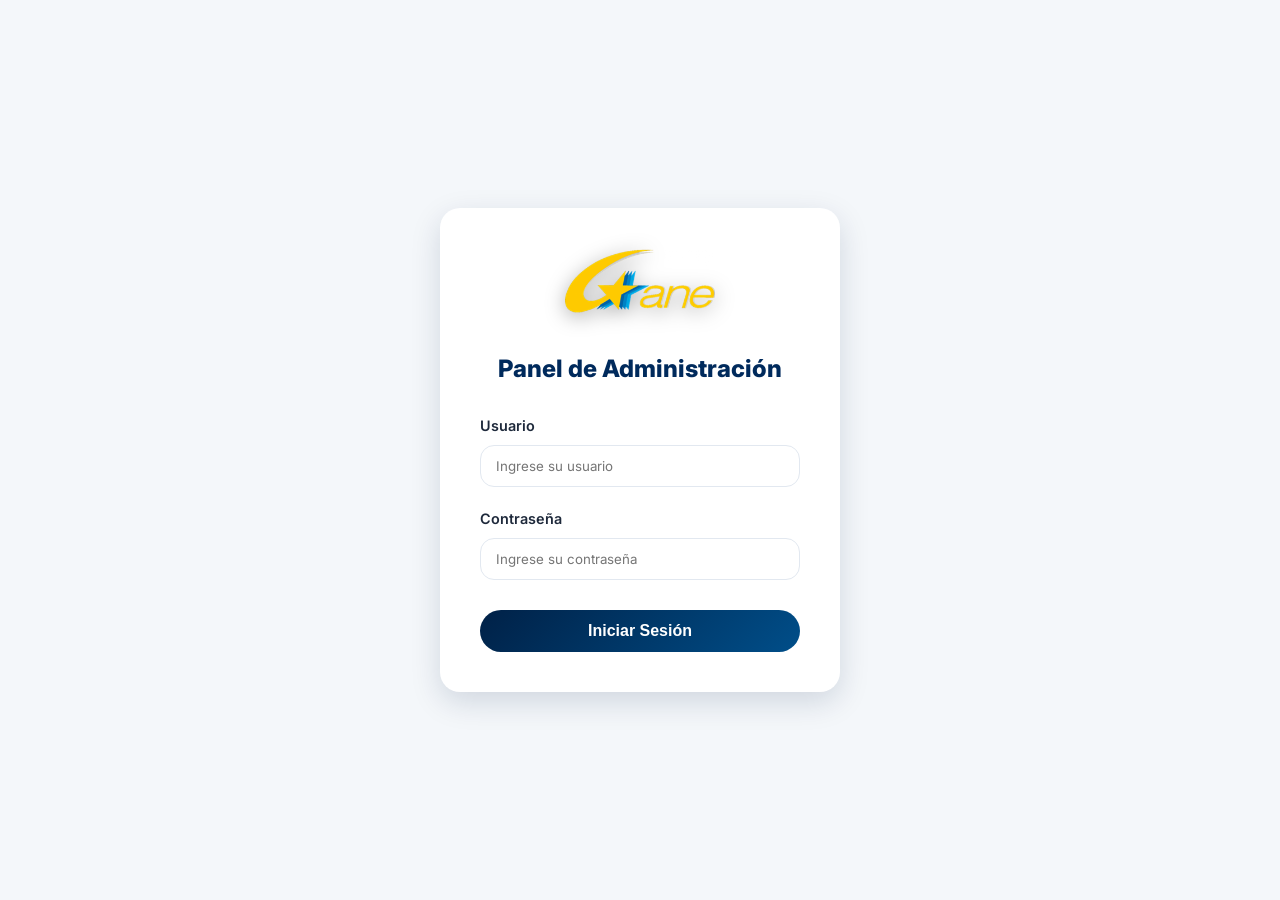
<file: login.html>
<!DOCTYPE html>
<html lang="es">
<head>
    <meta charset="UTF-8">
    <meta name="viewport" content="width=device-width, initial-scale=1.0">
    <title>Login - Dashboard Sorteos</title>
    <link rel="icon" type="image/x-icon" href="assets/favicon.ico">
    <link rel="stylesheet" href="acertemos_premium_ui/resources/styles.css">
    <link href="https://fonts.googleapis.com/css2?family=Inter:wght@400;500;600;700;800&display=swap" rel="stylesheet">
    <style>
        body {
            background-color: var(--bg-main);
            display: flex;
            align-items: center;
            justify-content: center;
            height: 100vh;
            margin: 0;
        }
        .login-container {
            background: white;
            padding: 40px;
            border-radius: var(--radius-lg);
            box-shadow: var(--shadow-lg);
            width: 100%;
            max-width: 400px;
            text-align: center;
        }
        .brand-logo {
            max-width: 150px;
            margin-bottom: 30px;
        }
        h2 {
            color: var(--primary-color);
            margin-bottom: 25px;
            font-weight: 800;
        }
        .form-group {
            margin-bottom: 20px;
            text-align: left;
        }
        .form-group label {
            display: block;
            margin-bottom: 8px;
            font-weight: 600;
            font-size: 0.9rem;
            color: var(--text-primary);
        }
        .form-group input {
            width: 100%;
            padding: 12px 15px;
            border-radius: var(--radius-md);
            border: 1px solid var(--border-color);
            outline: none;
            font-family: inherit;
            box-sizing: border-box;
            transition: border-color 0.2s;
        }
        .form-group input:focus {
            border-color: var(--acertemos-blue);
        }
        .btn-premium {
            background: var(--primary-gradient);
            color: white;
            padding: 12px 20px;
            border-radius: var(--radius-full);
            border: none;
            font-weight: 700;
            cursor: pointer;
            transition: all 0.3s;
            width: 100%;
            font-size: 1rem;
            margin-top: 10px;
        }
        .btn-premium:hover {
            transform: translateY(-2px);
            box-shadow: var(--shadow-md);
        }
        .error-message {
            color: #ef4444;
            font-size: 0.85rem;
            margin-top: 15px;
            display: none;
            font-weight: 600;
        }
    </style>
</head>
<body>

    <div class="login-container">
        <img src="assets/gane.png" alt="Gane" class="brand-logo">
        <h2>Panel de Administración</h2>
        
        <form id="loginForm">
            <div class="form-group">
                <label>Usuario</label>
                <input type="text" id="username" placeholder="Ingrese su usuario" required>
            </div>
            <div class="form-group">
                <label>Contraseña</label>
                <input type="password" id="password" placeholder="Ingrese su contraseña" required>
            </div>
            <button type="submit" class="btn-premium">Iniciar Sesión</button>
            <div class="error-message" id="errorMsg">Usuario o contraseña incorrectos.</div>
        </form>
    </div>

    <script>
        // Check if already logged in
        if(localStorage.getItem('auth_token_acertemos') === 'valid_admin_token_acertemos') {
            window.location.href = 'dashboard.html';
        }

        document.getElementById('loginForm').addEventListener('submit', async (e) => {
            e.preventDefault();
            const user = document.getElementById('username').value;
            const pass = document.getElementById('password').value;
            const errorMsg = document.getElementById('errorMsg');
            
            errorMsg.style.display = 'none';

            try {
                // Determine API root
                const basePath = window.location.pathname.substring(0, window.location.pathname.lastIndexOf('/') + 1);
                const API_URL = basePath;
                
                const response = await fetch(API_URL + 'api/login', {
                    method: 'POST',
                    headers: { 'Content-Type': 'application/json' },
                    body: JSON.stringify({ username: user, password: pass })
                });

                if (response.ok) {
                    const data = await response.json();
                    localStorage.setItem('auth_token_acertemos', data.access_token);
                    localStorage.setItem('admin_username', user);
                    window.location.href = 'dashboard.html';
                } else {
                    errorMsg.style.display = 'block';
                }
            } catch (error) {
                console.error('Error:', error);
                errorMsg.textContent = "Error de conexión con el servidor.";
                errorMsg.style.display = 'block';
            }
        });
    </script>
</body>
</html>
</file>
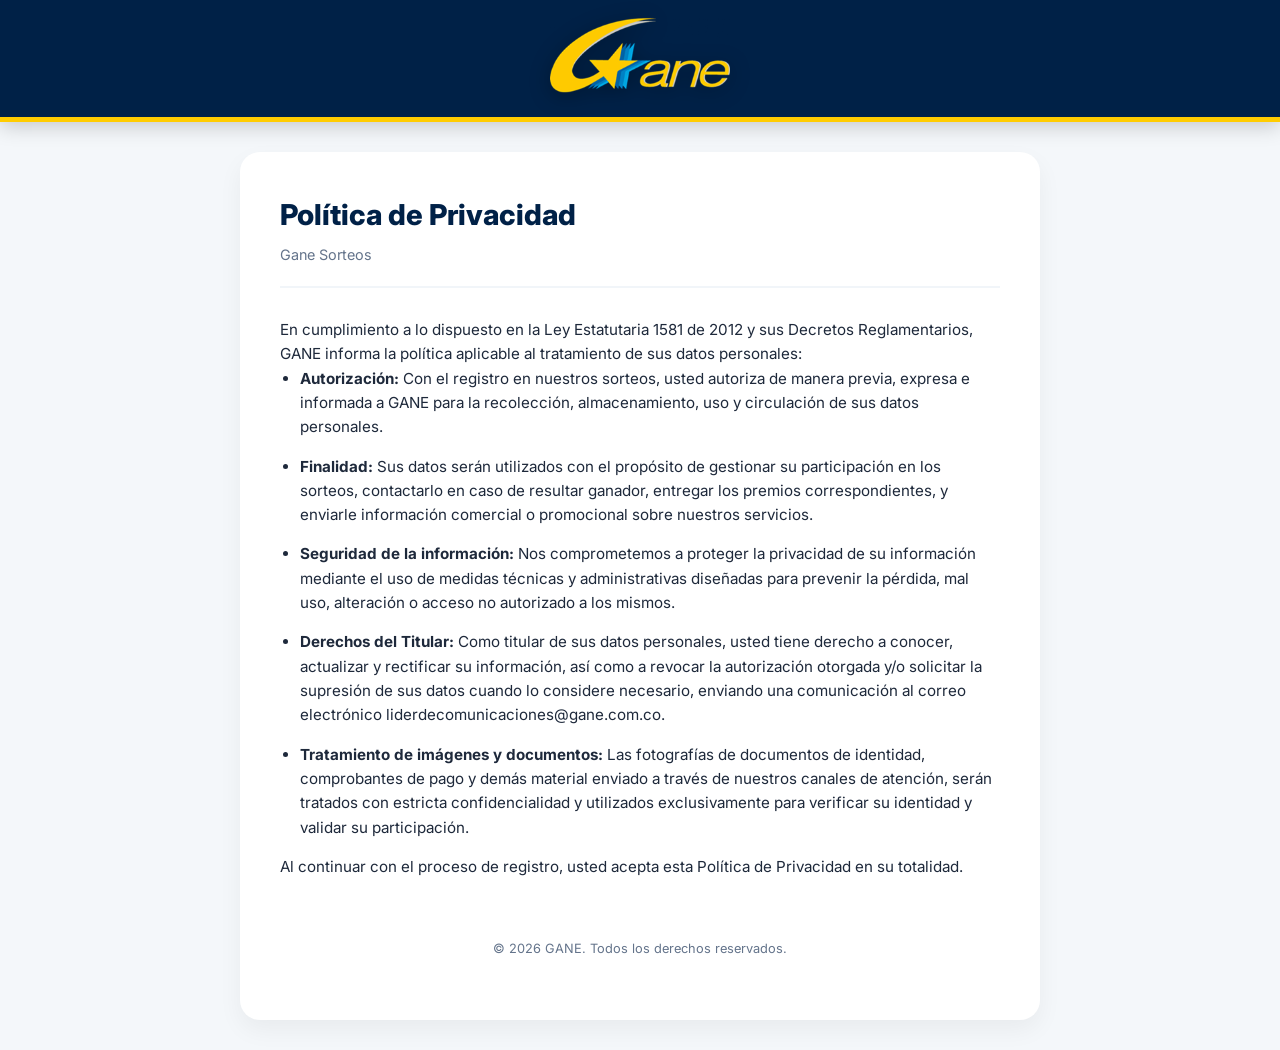
<file: politica_privacidad.html>
<!DOCTYPE html>
<html lang="es">

<head>
    <meta charset="UTF-8">
    <meta name="viewport" content="width=device-width, initial-scale=1.0">
    <title>Política de Privacidad - Gane Sorteos</title>
    <link rel="stylesheet" href="acertemos_premium_ui/resources/styles.css">
    <link href="https://fonts.googleapis.com/css2?family=Inter:wght@400;500;600;700;800&display=swap" rel="stylesheet">
    <style>
        :root {
            --primary-gradient: linear-gradient(135deg, #002147 0%, #004e89 100%);
            --gane-blue: #002147;
            --gane-gold: #ffcc00;
        }

        body {
            background-color: #f4f7fa;
            margin: 0;
            padding: 0;
            font-family: 'Inter', sans-serif;
            color: #1e293b;
            line-height: 1.6;
        }


        .terms-container {
            max-width: 800px;
            margin: 30px auto;
            background: white;
            padding: 40px;
            border-radius: 20px;
            box-shadow: 0 10px 25px rgba(0, 0, 0, 0.05);
        }

        .terms-header {
            text-align: left;
            margin-bottom: 30px;
            border-bottom: 2px solid #f1f5f9;
            padding-bottom: 20px;
        }

        h1 {
            color: var(--gane-blue);
            font-size: 1.8rem;
            font-weight: 800;
            margin: 0;
        }

        .terms-content {
            font-size: 0.95rem;
        }

        ul {
            padding-left: 20px;
        }

        li {
            margin-bottom: 15px;
        }

        .back-link {
            display: inline-flex;
            align-items: center;
            gap: 8px;
            color: #64748b;
            text-decoration: none;
            font-weight: 600;
            font-size: 0.9rem;
            margin-bottom: 20px;
            transition: color 0.2s;
        }

        .back-link:hover {
            color: var(--gane-blue);
        }

        footer {
            text-align: center;
            margin-top: 40px;
            padding: 20px;
            font-size: 0.8rem;
            color: #64748b;
        }

        @media (max-width: 600px) {
            .terms-container {
                margin: 0;
                border-radius: 0;
                padding: 25px 20px;
            }

            h1 {
                font-size: 1.5rem;
            }
        }
    </style>
</head>

<body>
    <header class="brand-header">
        <img src="assets/gane.png" alt="Gane" class="brand-logo">
    </header>

    <div class="terms-container">

        <div class="terms-header">
            <h1>Política de Privacidad</h1>
            <p style="color: #64748b; font-size: 0.9rem; margin-top: 5px;">Gane Sorteos</p>
        </div>

        <div class="terms-content">
            <p>En cumplimiento a lo dispuesto en la Ley Estatutaria 1581 de 2012 y sus Decretos Reglamentarios, GANE informa la política aplicable al tratamiento de sus datos personales:</p>
            <ul>
                <li><strong>Autorización:</strong> Con el registro en nuestros sorteos, usted autoriza de manera previa, expresa e informada a GANE para la recolección, almacenamiento, uso y circulación de sus datos personales.</li>
                <li><strong>Finalidad:</strong> Sus datos serán utilizados con el propósito de gestionar su participación en los sorteos, contactarlo en caso de resultar ganador, entregar los premios correspondientes, y enviarle información comercial o promocional sobre nuestros servicios.</li>
                <li><strong>Seguridad de la información:</strong> Nos comprometemos a proteger la privacidad de su información mediante el uso de medidas técnicas y administrativas diseñadas para prevenir la pérdida, mal uso, alteración o acceso no autorizado a los mismos.</li>
                <li><strong>Derechos del Titular:</strong> Como titular de sus datos personales, usted tiene derecho a conocer, actualizar y rectificar su información, así como a revocar la autorización otorgada y/o solicitar la supresión de sus datos cuando lo considere necesario, enviando una comunicación al correo electrónico liderdecomunicaciones@gane.com.co.</li>
                <li><strong>Tratamiento de imágenes y documentos:</strong> Las fotografías de documentos de identidad, comprobantes de pago y demás material enviado a través de nuestros canales de atención, serán tratados con estricta confidencialidad y utilizados exclusivamente para verificar su identidad y validar su participación.</li>
            </ul>
            <p>Al continuar con el proceso de registro, usted acepta esta Política de Privacidad en su totalidad.</p>
        </div>

        <footer>
            &copy; 2026 GANE. Todos los derechos reservados.
        </footer>
    </div>
</body>

</html>
</file>
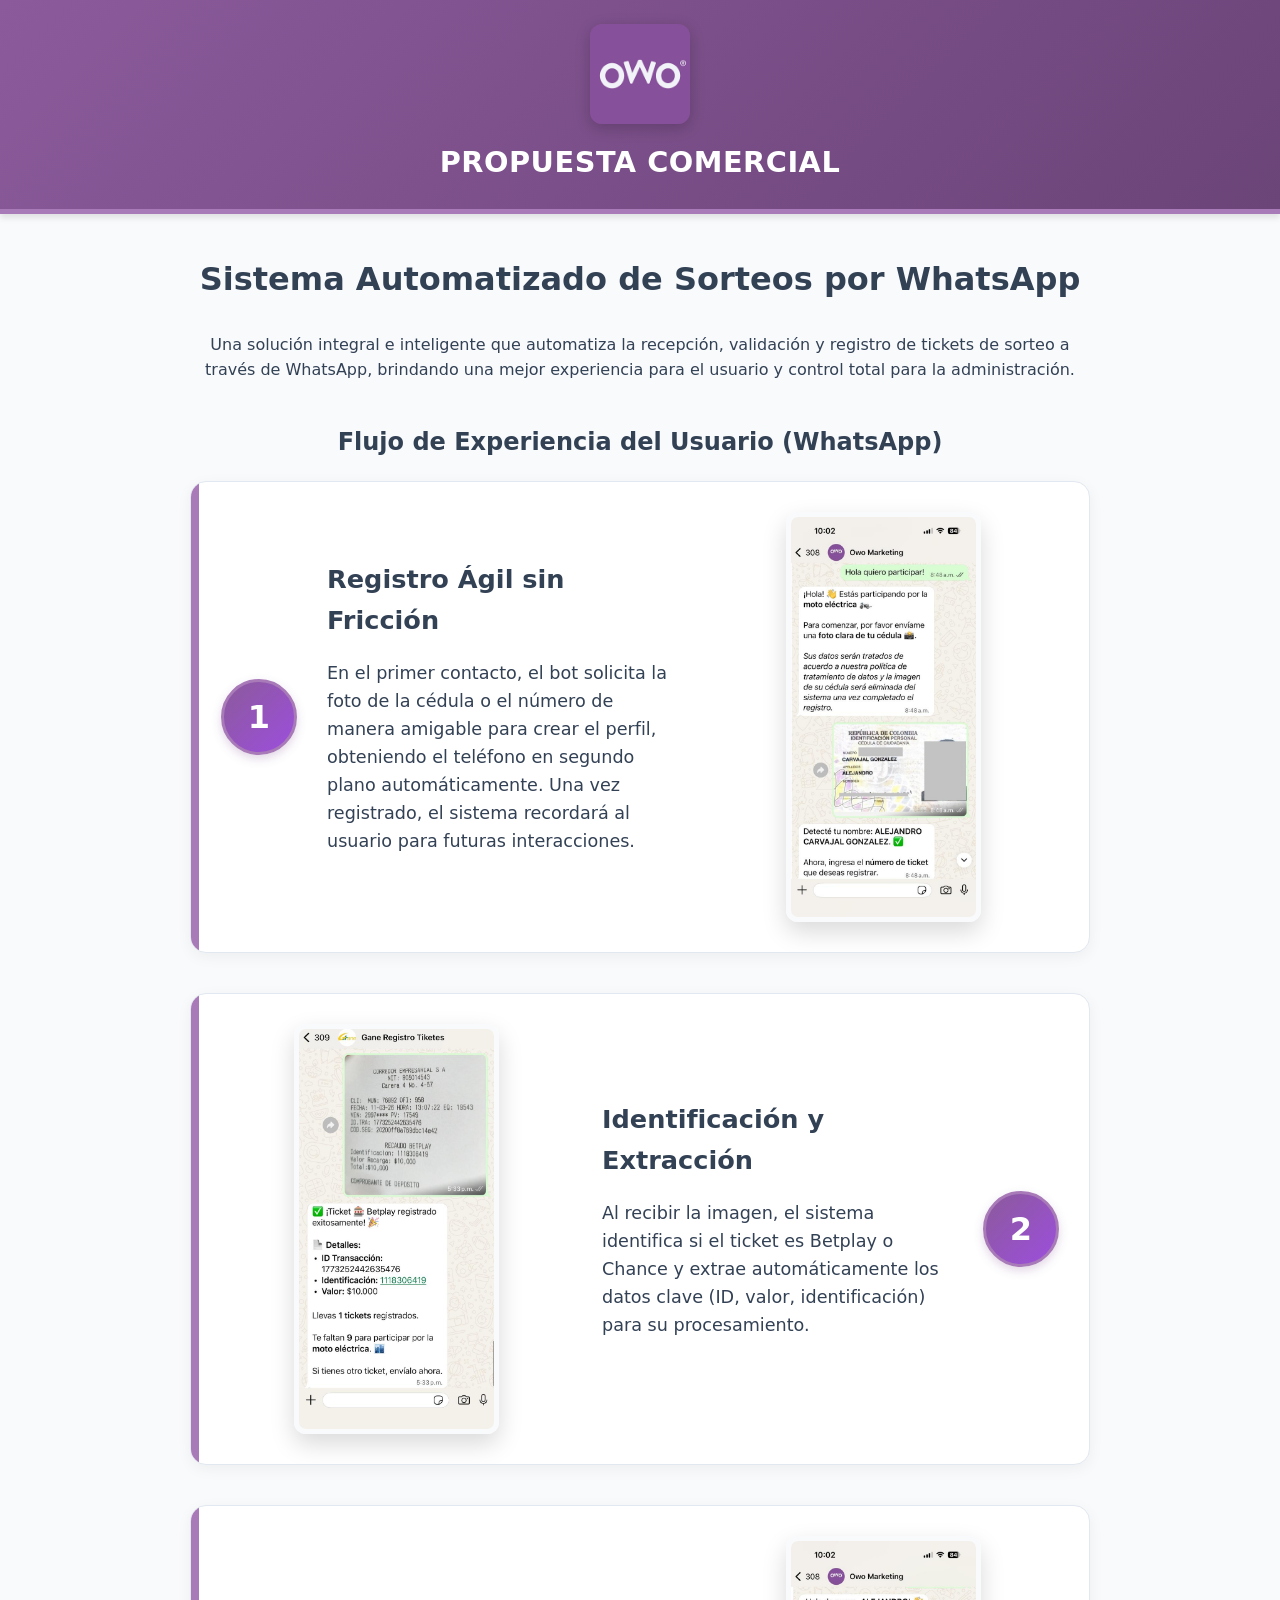
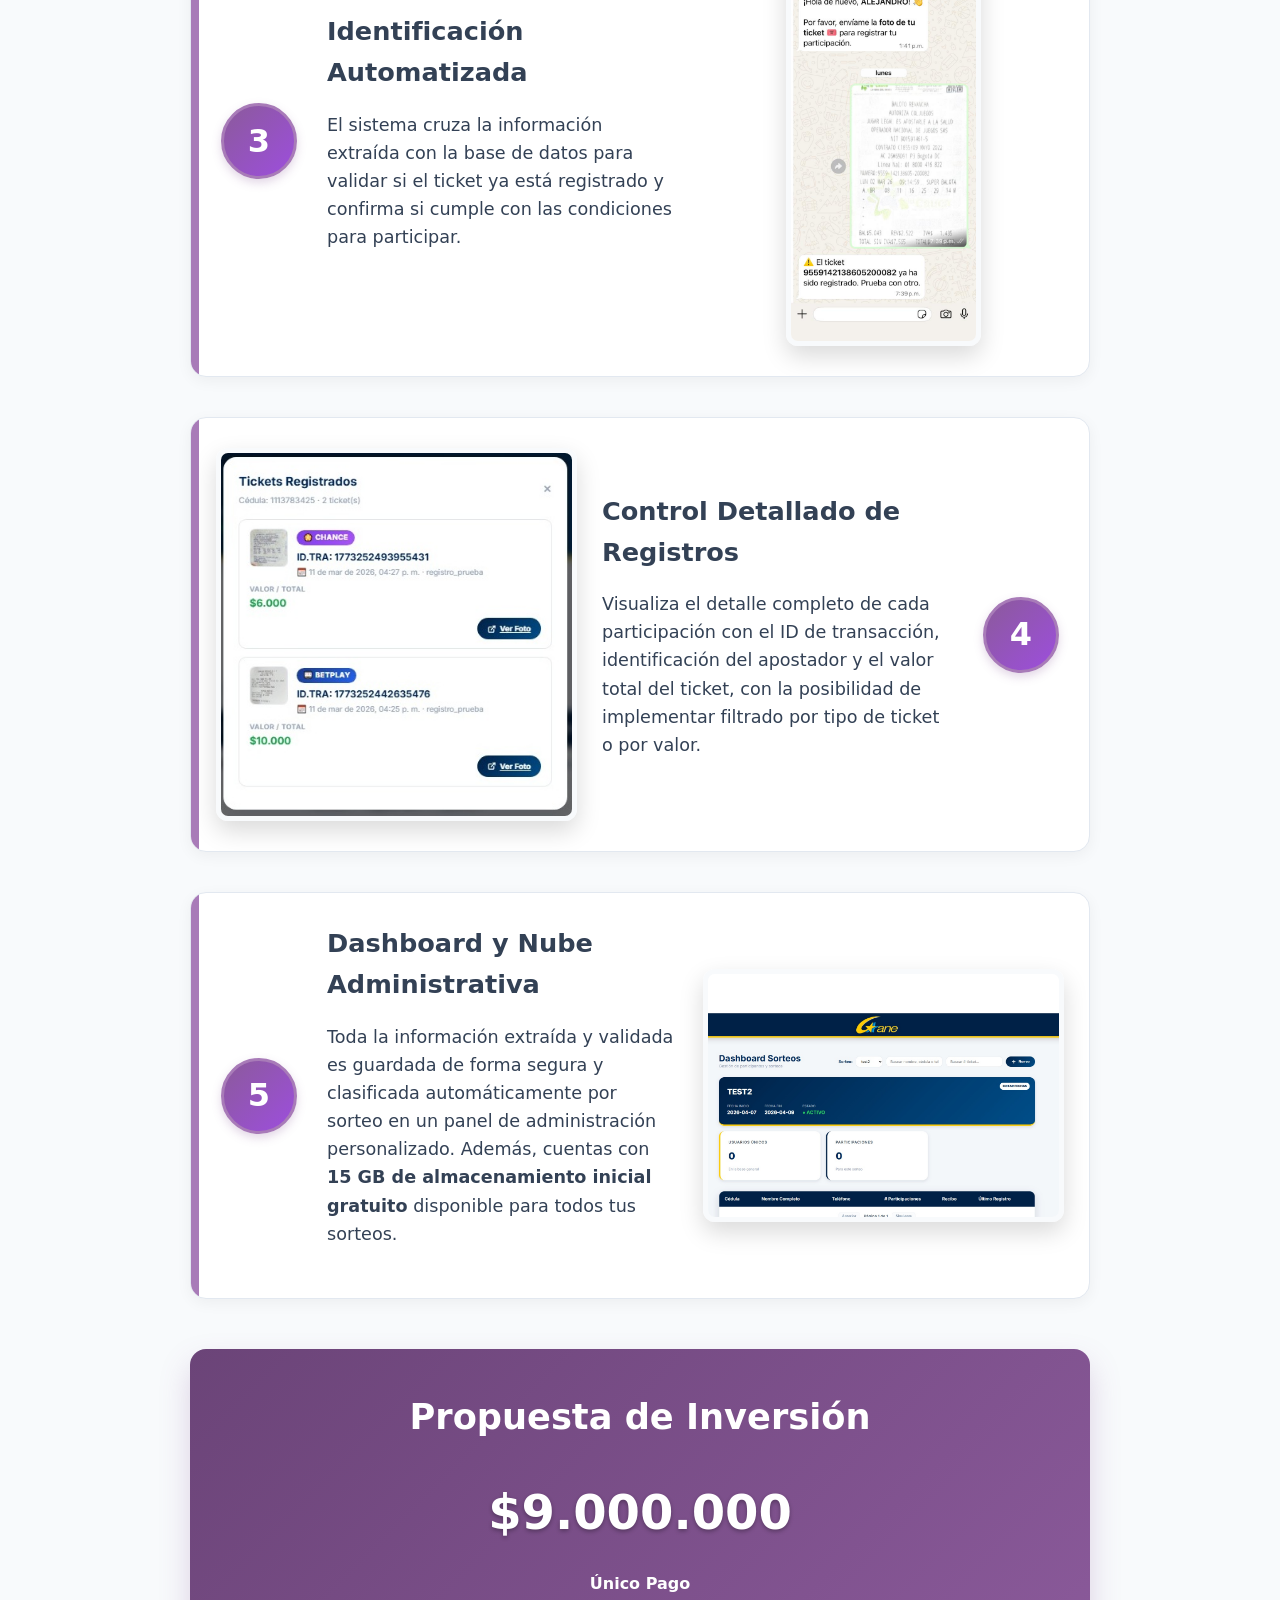
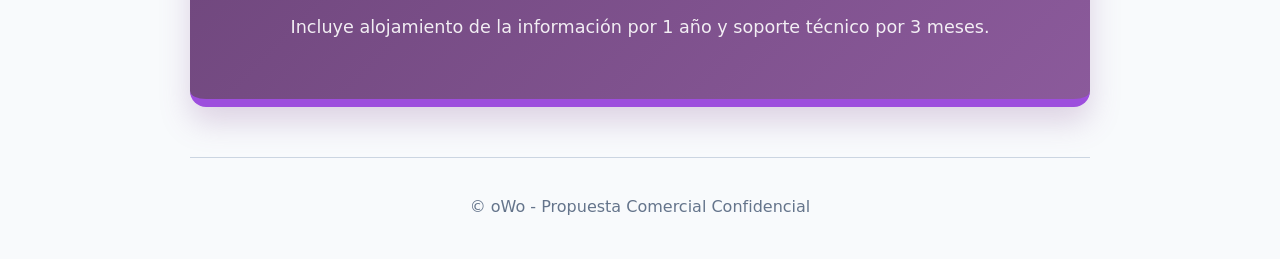
<file: propuesta_comercial.html>
<!DOCTYPE html>
<html lang="es">

<head>
    <meta charset="UTF-8">
    <meta name="viewport" content="width=device-width, initial-scale=1.0">
    <title>Propuesta Comercial - Sistema de Sorteos Acertemos</title>
    <style>
        :root {
            --owo-purple: #8B5A9B;
            --owo-purple-dark: #6B4478;
            --owo-purple-light: #A87BB8;
            --owo-purple-glow: rgba(139, 90, 155, 0.25);
            --owo-violet: #9D4EDD;
            --owo-magenta: #C77DFF;
            --owo-cyan: #00B4D8;
            --owo-cyan-glow: rgba(0, 180, 216, 0.2);
            --accent-gold: #ffcc00;
            --bg-color: #f8fafc;
            --success-green: #22c55e;
            --text-dark: #334155;
        }

        body {
            font-family: 'Segoe UI', system-ui, -apple-system, sans-serif;
            background-color: var(--bg-color);
            color: var(--text-dark);
            margin: 0;
            padding: 0;
            line-height: 1.6;
        }

        .brand-header {
            background: linear-gradient(135deg, var(--owo-purple), var(--owo-purple-dark));
            border-bottom: 5px solid var(--owo-purple-light);
            padding: 24px;
            text-align: center;
            box-shadow: 0 4px 6px rgba(0, 0, 0, 0.1);
            color: white;
            position: sticky;
            top: 0;
            z-index: 100;
        }

        .brand-header h1 {
            margin: 0;
            font-size: 1.8rem;
            letter-spacing: 0.5px;
        }

        .container {
            max-width: 900px;
            margin: 40px auto;
            padding: 0 20px;
        }

        .intro {
            text-align: center;
            margin-bottom: 40px;
        }

        .intro h2 {
            color: var(--primary-blue);
            font-size: 2rem;
        }

        .featured-card {
            background: white;
            border-radius: 12px;
            padding: 24px;
            margin-bottom: 24px;
            box-shadow: 0 4px 6px rgba(0, 0, 0, 0.05);
            border-left: 5px solid var(--accent-gold);
            transition: transform 0.3s ease, box-shadow 0.3s ease;
            display: flex;
            align-items: flex-start;
            gap: 24px;
        }

        .featured-card:hover {
            transform: translateY(-8px);
            box-shadow: 0 12px 20px rgba(0, 0, 0, 0.1);
        }

        .featured-icon {
            font-size: 3rem;
            background: var(--bg-color);
            padding: 15px;
            border-radius: 50%;
            display: flex;
            align-items: center;
            justify-content: center;
        }

        .featured-content {
            flex: 1;
        }

        .featured-title {
            margin: 0 0 12px 0;
            color: var(--primary-blue);
            font-size: 1.4rem;
        }

        .featured-description {
            margin: 0;
            color: var(--text-dark);
            font-size: 1.05rem;
        }

        .featured-description ul {
            margin-top: 10px;
            padding-left: 20px;
        }

        /* Chat interface simulation */
        .chat-section-title {
            text-align: center;
            color: var(--primary-blue);
            margin: 40px 0 20px;
        }

        .chat-container {
            background: white;
            border-radius: 16px;
            padding: 24px;
            margin-bottom: 40px;
            box-shadow: 0 4px 15px rgba(0, 0, 0, 0.05);
            display: flex;
            flex-direction: column;
            gap: 16px;
            border: 1px solid #e2e8f0;
        }

        .message {
            display: flex;
            align-items: flex-end;
            gap: 12px;
            max-width: 80%;
        }

        .message.bot {
            align-self: flex-start;
        }

        .message.bot .message-bubble {
            background: #f1f5f9;
            color: var(--text-dark);
            border-bottom-left-radius: 4px;
            border-left: 4px solid var(--accent-gold);
        }

        .message.user {
            align-self: flex-end;
            flex-direction: row-reverse;
        }

        .message.user .message-bubble {
            background: linear-gradient(135deg, var(--primary-blue), #004a9f);
            color: white;
            border-bottom-right-radius: 4px;
        }

        .message-avatar {
            font-size: 2rem;
            line-height: 1;
        }

        .message-bubble {
            padding: 14px 18px;
            border-radius: 18px;
            box-shadow: 0 2px 5px rgba(0, 0, 0, 0.08);
            font-size: 1.05rem;
            animation: slideFadeUp 0.4s ease-out;
        }

        /* Bot images simulation */
        .ticket-img {
            width: 150px;
            height: 80px;
            background: #fff;
            border: 2px dashed #cbd5e1;
            display: flex;
            align-items: center;
            justify-content: center;
            border-radius: 8px;
            margin-top: 8px;
            color: #94a3b8;
            font-weight: bold;
        }

        @keyframes slideFadeUp {
            from {
                opacity: 0;
                transform: translateY(15px);
            }

            to {
                opacity: 1;
                transform: translateY(0);
            }
        }

        .flow-container {
            display: flex;
            flex-direction: column;
            gap: 40px;
            margin-bottom: 50px;
        }

        .flow-step {
            display: flex;
            gap: 30px;
            background: white;
            border-radius: 16px;
            padding: 30px;
            box-shadow: 0 4px 15px rgba(0, 0, 0, 0.05);
            border: 1px solid #e2e8f0;
            align-items: center;
            position: relative;
            overflow: hidden;
        }

        .flow-step::before {
            content: '';
            position: absolute;
            left: 0;
            top: 0;
            bottom: 0;
            width: 8px;
            background: var(--owo-purple-light);
        }

        .step-number {
            background: linear-gradient(135deg, var(--owo-purple), var(--owo-violet));
            color: white;
            font-size: 2rem;
            font-weight: bold;
            width: 70px;
            height: 70px;
            display: flex;
            align-items: center;
            justify-content: center;
            border-radius: 50%;
            flex-shrink: 0;
            box-shadow: 0 4px 10px var(--owo-purple-glow);
            border: 3px solid var(--owo-purple-light);
        }

        .step-content {
            flex: 1;
        }

        .step-content h3 {
            color: var(--primary-blue);
            margin-top: 0;
            margin-bottom: 10px;
            font-size: 1.6rem;
        }

        .step-content p {
            margin-bottom: 20px;
            font-size: 1.1rem;
            color: var(--text-dark);
        }

        .screenshot-wrapper {
            flex: 1;
            display: flex;
            justify-content: center;
        }

        .screenshot-img {
            max-width: 100%;
            max-height: 400px;
            border-radius: 12px;
            box-shadow: 0 10px 25px rgba(0, 0, 0, 0.15);
            border: 5px solid #f8fafc;
            object-fit: contain;
            transition: transform 0.3s ease;
        }

        .screenshot-img:hover {
            transform: scale(1.03);
        }

        @media (max-width: 768px) {

            .flow-step,
            .flow-step[style*="flex-direction: row-reverse"] {
                flex-direction: column !important;
                text-align: center;
            }

            .flow-step::before {
                width: 100%;
                height: 8px;
                bottom: auto;
            }
        }

        .price-card {
            background: linear-gradient(135deg, var(--owo-purple-dark), var(--owo-purple));
            color: white;
            border-radius: 16px;
            padding: 40px;
            text-align: center;
            border-bottom: 8px solid var(--owo-violet);
            box-shadow: 0 15px 30px var(--owo-purple-glow);
            margin-top: 50px;
            position: relative;
            overflow: hidden;
        }

        .price-card h2 {
            color: white;
            margin-top: 0;
            font-size: 2.2rem;
        }

        .price {
            font-size: 3rem;
            font-weight: bold;
            margin: 20px 0;
            text-shadow: 0 2px 4px rgba(0, 0, 0, 0.3);
        }

        .price span {
            font-size: 1.5rem;
            opacity: 0.8;
            font-weight: normal;
        }

        .investment-details {
            font-size: 1.2rem;
            color: #e2e8f0;
            margin-bottom: 30px;
        }

        .cta-button {
            background-color: var(--success-green);
            color: white;
            padding: 16px 32px;
            border-radius: 8px;
            font-weight: bold;
            font-size: 1.2rem;
            border: none;
            cursor: pointer;
            transition: background 0.3s;
            text-transform: uppercase;
            letter-spacing: 1px;
            box-shadow: 0 4px 6px rgba(0, 0, 0, 0.1);
            text-decoration: none;
            display: inline-block;
        }

        .cta-button:hover {
            background-color: #16a34a;
        }

        .footer {
            text-align: center;
            margin-top: 50px;
            padding-top: 20px;
            border-top: 1px solid #cbd5e1;
            color: #64748b;
        }

        @media print {
            body {
                background-color: var(--bg-color) !important;
                -webkit-print-color-adjust: exact !important;
                print-color-adjust: exact !important;
                text-align: left !important;
            }

            .brand-header {
                position: static !important;
                background: linear-gradient(135deg, var(--owo-purple), var(--owo-purple-dark)) !important;
                -webkit-print-color-adjust: exact !important;
                print-color-adjust: exact !important;
                padding: 15px !important;
            }

            .brand-header img {
                max-height: 60px !important;
                margin-bottom: 5px !important;
            }

            .container {
                max-width: 100%;
                margin: 10px auto !important;
                padding: 0 40px;
            }

            .intro h2, .intro p {
                text-align: center !important;
            }

            .intro {
                margin-bottom: 20px !important;
                text-align: center !important;
            }

            .chat-section-title {
                margin: 10px 0 !important;
                page-break-after: avoid !important;
                text-align: left !important;
            }

            .flow-container {
                gap: 20px !important;
            }

            .flow-step {
                display: flex !important;
                flex-direction: row !important;
                page-break-inside: avoid !important;
                break-inside: avoid !important;
                padding: 20px !important;
                margin-bottom: 10px !important;
                background-color: white !important;
                -webkit-print-color-adjust: exact !important;
                print-color-adjust: exact !important;
                align-items: flex-start !important;
                position: relative !important;
            }

            .flow-step[style*="flex-direction: row-reverse"] {
                flex-direction: row-reverse !important;
            }

            .step-number {
                width: 35px !important;
                height: 35px !important;
                font-size: 1.2rem !important;
                margin-right: 15px !important;
                flex-shrink: 0 !important;
                align-self: flex-start !important;
                margin-top: 0 !important;
            }

            .step-content {
                flex: 1 !important;
                text-align: left !important;
            }

            .step-content h3 {
                font-size: 1.3rem !important;
                margin-bottom: 5px !important;
                text-align: left !important;
            }

            .step-content p {
                font-size: 1rem !important;
                text-align: left !important;
            }

            .screenshot-wrapper {
                flex: 0.8 !important;
                display: flex !important;
                justify-content: flex-end !important;
            }

            .flow-step[style*="flex-direction: row-reverse"] .screenshot-wrapper {
                justify-content: flex-start !important;
            }

            .screenshot-img {
                max-height: 220px !important;
            }

            .price-card {
                background: linear-gradient(135deg, var(--owo-purple-dark), var(--owo-purple)) !important;
                -webkit-print-color-adjust: exact !important;
                print-color-adjust: exact !important;
                color: white !important;
                page-break-inside: avoid !important;
                margin-top: 20px !important;
                padding: 30px !important;
                text-align: left !important;
            }

            .price-card h2, .price-card p, .price-card .price {
                text-align: left !important;
            }

            .price {
                font-size: 3rem !important;
            }

            .cta-button {
                display: none;
            }
        }
    </style>
</head>

<body>

    <header class="brand-header">
        <img src="assets/features.webp" alt="BUGS"
            style="max-height: 100px; display: block; margin: 0 auto 15px auto; border-radius: 12px; box-shadow: 0 4px 15px rgba(0,0,0,0.2);">
        <h1>PROPUESTA COMERCIAL</h1>
    </header>

    <div class="container">

        <div class="intro">
            <h2>Sistema Automatizado de Sorteos por WhatsApp</h2>
            <p>Una solución integral e inteligente que automatiza la recepción, validación y registro de tickets de
                sorteo a través de WhatsApp, brindando una mejor experiencia
                para el usuario y control total para la administración.</p>
        </div>

        <h2 class="chat-section-title">Flujo de Experiencia del Usuario (WhatsApp)</h2>
        <div class="flow-container">
            <div class="flow-step">
                <div class="step-number">1</div>
                <div class="step-content">
                    <h3>Registro Ágil sin Fricción</h3>
                    <p>En el primer contacto, el bot solicita la foto de la cédula o el número de manera amigable para
                        crear el perfil, obteniendo el teléfono en segundo plano automáticamente. Una vez registrado, el
                        sistema recordará al usuario para futuras interacciones.</p>
                </div>
                <div class="screenshot-wrapper">
                    <img src="screenshots/cedula.jpg" alt="Registro Cédula" class="screenshot-img">
                </div>
            </div>

            <div class="flow-step" style="flex-direction: row-reverse;">
                <div class="step-number">2</div>
                <div class="step-content">
                    <h3>Identificación y Extracción</h3>
                    <p>Al recibir la imagen, el sistema identifica si el ticket es Betplay o Chance y extrae
                        automáticamente los datos clave (ID, valor, identificación) para su procesamiento.</p>
                </div>
                <div class="screenshot-wrapper">
                    <img src="screenshots/tiket.jpg" alt="Envío Ticket" class="screenshot-img">
                </div>
            </div>

            <div class="flow-step">
                <div class="step-number">3</div>
                <div class="step-content">
                    <h3>Identificación Automatizada</h3>
                    <p>El sistema cruza la información extraída con la base de datos para validar si el ticket ya está
                        registrado y confirma si cumple con las condiciones para participar.</p>
                </div>
                <div class="screenshot-wrapper">
                    <img src="screenshots/validacion.jpg" alt="Validación IA" class="screenshot-img">
                </div>
            </div>

            <div class="flow-step" style="flex-direction: row-reverse;">
                <div class="step-number">4</div>
                <div class="step-content">
                    <h3>Control Detallado de Registros</h3>
                    <p>Visualiza el detalle completo de cada participación con el ID de transacción, identificación del
                        apostador y el valor total del ticket, con la posibilidad de implementar filtrado por tipo de
                        ticket o por valor.</p>
                </div>
                <div class="screenshot-wrapper">
                    <img src="screenshots/dashboard 2.jpg" alt="Detalle de Tickets" class="screenshot-img">
                </div>
            </div>

            <div class="flow-step">
                <div class="step-number">5</div>
                <div class="step-content">
                    <h3>Dashboard y Nube Administrativa</h3>
                    <p>Toda la información extraída y validada es guardada de forma segura y clasificada automáticamente
                        por sorteo en un panel de administración personalizado. Además, cuentas con <strong>15 GB de
                            almacenamiento inicial gratuito</strong> disponible para todos tus sorteos.</p>
                </div>
                <div class="screenshot-wrapper">
                    <img src="screenshots/dashboard.png" alt="Dashboard Administrativo" class="screenshot-img">
                </div>
            </div>
        </div>

        <div class="price-card">
            <h2>Propuesta de Inversión</h2>
            <div class="price">$9.000.000</div>
            <p><strong>Único Pago</strong></p>
            <p style="font-size: 1.1rem; margin-top: 10px; opacity: 0.9;">Incluye alojamiento de la información por 1
                año y soporte técnico por 3 meses.</p>
        </div>

        <div class="footer">
            <p>&copy; oWo - Propuesta Comercial Confidencial</p>
        </div>

    </div>
</body>

</html>
</file>
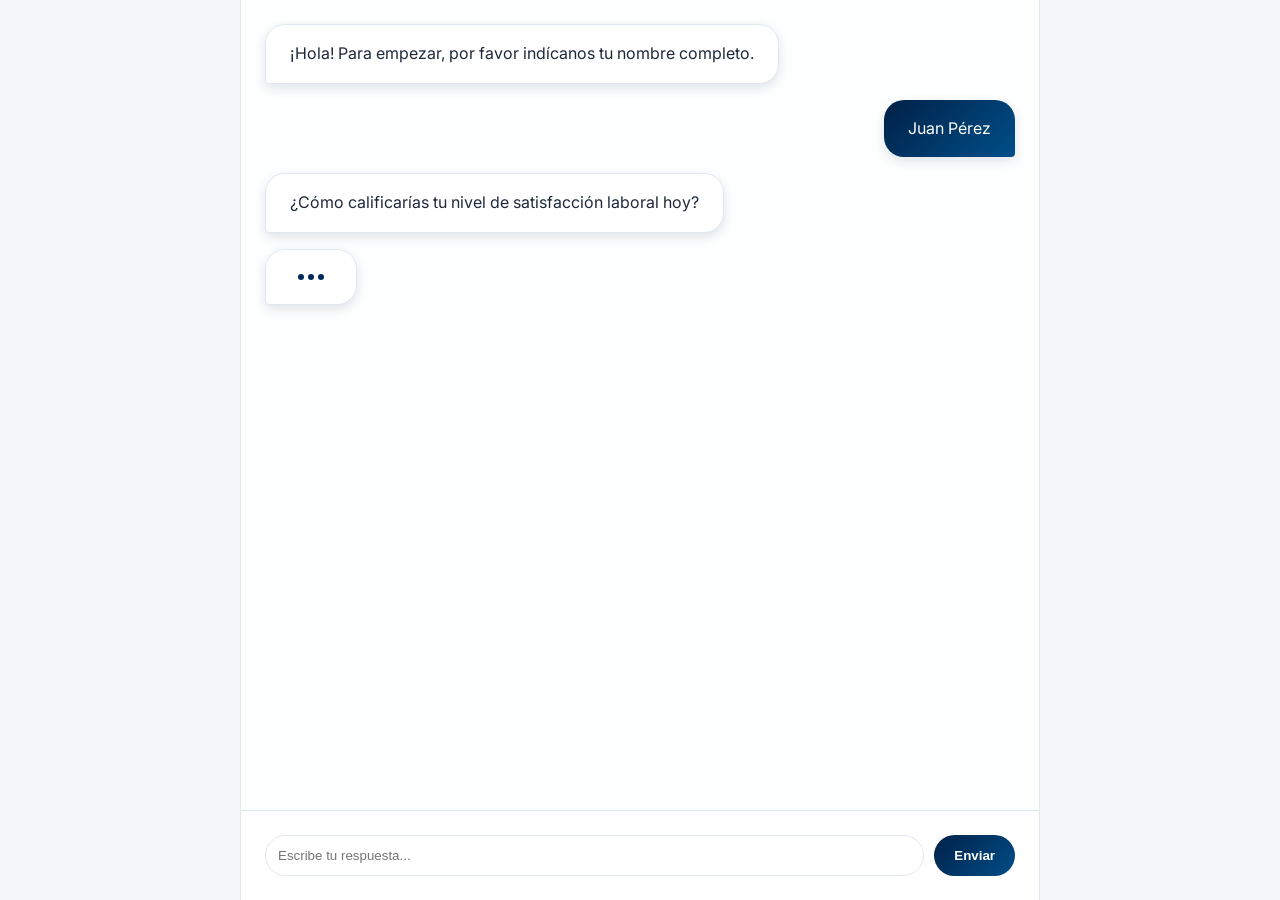
<file: acertemos_premium_ui/resources/components/chat_layout.html>
<!DOCTYPE html>
<html lang="es">

<head>
    <meta charset="UTF-8">
    <meta name="viewport" content="width=device-width, initial-scale=1.0">
    <title>Chat Form - Acertemos UI</title>
    <link rel="stylesheet" href="../styles.css">
    <link href="https://fonts.googleapis.com/css2?family=Inter:wght@400;600;800&display=swap" rel="stylesheet">
</head>

<body>
    <div class="chat-app">
        <!-- Messages -->
        <main class="chat-messages">
            <!-- Bot Message -->
            <div class="message bot">
                <div class="message-bubble">
                    <div class="message-text">¡Hola! Para empezar, por favor indícanos tu nombre completo.</div>
                </div>
            </div>

            <!-- User Message -->
            <div class="message user">
                <div class="message-bubble">
                    <div class="message-text">Juan Pérez</div>
                </div>
            </div>

            <!-- Bot Question -->
            <div class="message bot">
                <div class="message-bubble">
                    <div class="message-text">¿Cómo calificarías tu nivel de satisfacción laboral hoy?</div>
                </div>
            </div>

            <!-- Typing Indicator -->
            <div class="message bot">
                <div class="message-bubble">
                    <div class="typing-indicator">
                        <div class="typing-dot"></div>
                        <div class="typing-dot"></div>
                        <div class="typing-dot"></div>
                    </div>
                </div>
            </div>
        </main>

        <!-- Input Area -->
        <footer class="chat-input-area">
            <div style="display: flex; gap: 10px;">
                <input type="text" placeholder="Escribe tu respuesta..."
                    style="flex: 1; padding: 12px; border-radius: 25px; border: 1px solid var(--border-color); outline: none;">
                <button
                    style="background: var(--primary-gradient); color: white; border: none; padding: 10px 20px; border-radius: 25px; cursor: pointer; font-weight: 600;">Enviar</button>
            </div>
        </footer>
    </div>
</body>

</html>
</file>
<file: acertemos_premium_ui/resources/styles.css>
/* ===================================
   ACERTEMOS PREMIUM UI - DESIGN SYSTEM
   =================================== */

:root {
    /* Corporate Identity */
    --acertemos-blue: #002147;
    --acertemos-gold: #ffcc00;
    --acertemos-gold-dark: #e6b800;

    /* Theme Palette */
    --primary-color: #002a5c;
    --primary-light: #00408c;
    --primary-dark: #001a38;
    --primary-gradient: linear-gradient(135deg, #002147 0%, #004e89 100%);

    --accent-color: #ffcc00;
    --accent-gradient: linear-gradient(135deg, #ffcc00 0%, #ff9900 100%);

    /* Backgrounds */
    --bg-main: #f4f7fa;
    --bg-card: #ffffff;
    --bg-card-hover: #f1f5f9;
    --bg-glass: rgba(255, 255, 255, 0.95);

    /* Text */
    --text-primary: #1e293b;
    --text-secondary: #475569;
    --text-muted: #94a3b8;

    /* Borders & Shadows */
    --border-color: #e2e8f0;
    --shadow-sm: 0 1px 3px rgba(0, 0, 0, 0.08);
    --shadow-md: 0 4px 12px rgba(0, 33, 71, 0.12);
    --shadow-lg: 0 10px 30px rgba(0, 33, 71, 0.15);
    --shadow-glow: 0 0 25px rgba(0, 33, 71, 0.2);

    /* Spacing & Radius */
    --spacing-md: 1rem;
    --spacing-lg: 1.5rem;
    --spacing-xl: 2rem;
    --radius-md: 14px;
    --radius-lg: 20px;
    --radius-full: 9999px;

    /* Typography */
    --font-family: 'Inter', -apple-system, sans-serif;
    --transition-fast: 150ms ease;
    --transition-normal: 300ms ease;
}

/* Base Reset */
* {
    box-sizing: border-box;
    margin: 0;
    padding: 0;
}

body {
    font-family: var(--font-family);
    background-color: var(--bg-main);
    color: var(--text-primary);
    line-height: 1.6;
}

/* ===================================
   BRAND HEADER ("Barra Amarilla")
   =================================== */
.brand-header {
    background: var(--acertemos-blue);
    padding: 1rem;
    text-align: center;
    border-bottom: 5px solid var(--acertemos-gold);
    box-shadow: 0 4px 20px rgba(0, 0, 0, 0.2);
    position: relative;
    z-index: 100;
}

.brand-logo {
    max-width: 100%;
    width: 180px;
    height: auto;
    filter: drop-shadow(0 4px 10px rgba(0, 0, 0, 0.3));
    animation: fadeInDown 0.8s ease-out;
}

@keyframes fadeInDown {
    from {
        opacity: 0;
        transform: translateY(-20px);
    }

    to {
        opacity: 1;
        transform: translateY(0);
    }
}

/* ===================================
   INTERACTIVE CARDS
   =================================== */
.featured-card {
    background: white;
    border: 2px solid var(--border-color);
    border-radius: var(--radius-lg);
    padding: var(--spacing-xl);
    cursor: pointer;
    transition: all 0.4s cubic-bezier(0.175, 0.885, 0.32, 1.275);
    display: flex;
    align-items: center;
    gap: var(--spacing-xl);
    box-shadow: var(--shadow-md);
    position: relative;
    overflow: hidden;
}

.featured-card::after {
    content: '';
    position: absolute;
    top: 0;
    left: 0;
    width: 6px;
    height: 100%;
    background: var(--acertemos-gold);
}

.featured-card:hover {
    border-color: var(--acertemos-gold);
    transform: translateY(-8px) scale(1.02);
    box-shadow: 0 20px 40px rgba(0, 33, 71, 0.2);
}

.featured-icon {
    width: 80px;
    height: 80px;
    display: flex;
    align-items: center;
    justify-content: center;
    background: var(--acertemos-blue);
    border-radius: var(--radius-md);
    font-size: 2.5rem;
    color: var(--acertemos-gold);
    box-shadow: var(--shadow-md);
}

.featured-action {
    padding: var(--spacing-md) var(--spacing-xl);
    background: var(--acertemos-gold);
    color: var(--acertemos-blue);
    border-radius: var(--radius-full);
    font-weight: 800;
    text-transform: uppercase;
    transition: all var(--transition-fast);
    box-shadow: 0 4px 10px rgba(255, 204, 0, 0.3);
}

.featured-action:hover {
    background: var(--acertemos-gold-dark);
    transform: scale(1.05);
}

/* ===================================
   CONVERSATIONAL CHAT INTERFACE
   =================================== */
.chat-app {
    display: flex;
    flex-direction: column;
    height: 100vh;
    max-width: 800px;
    margin: 0 auto;
    background: rgba(255, 255, 255, 0.8);
    backdrop-filter: blur(20px);
    border-left: 1px solid var(--border-color);
    border-right: 1px solid var(--border-color);
}

.chat-messages {
    flex: 1;
    overflow-y: auto;
    padding: var(--spacing-lg);
    display: flex;
    flex-direction: column;
    gap: var(--spacing-md);
}

.message {
    display: flex;
    gap: var(--spacing-sm);
    max-width: 85%;
    animation: messageSlideIn 0.4s ease-out;
}

@keyframes messageSlideIn {
    from {
        opacity: 0;
        transform: translateY(20px);
    }

    to {
        opacity: 1;
        transform: translateY(0);
    }
}

.message.bot {
    align-self: flex-start;
}

.message.user {
    align-self: flex-end;
    flex-direction: row-reverse;
}

.message-bubble {
    padding: var(--spacing-md) var(--spacing-lg);
    border-radius: var(--radius-lg);
    box-shadow: var(--shadow-md);
}

.message.bot .message-bubble {
    background: white;
    border: 1px solid var(--border-color);
    border-bottom-left-radius: 4px;
}

.message.user .message-bubble {
    background: var(--primary-gradient);
    color: white;
    border-bottom-right-radius: 4px;
}

.chat-input-area {
    background: white;
    border-top: 1px solid var(--border-color);
    padding: var(--spacing-lg);
}

/* Typing Indicator */
.typing-indicator {
    display: flex;
    gap: 4px;
    padding: 8px;
}

.typing-dot {
    width: 6px;
    height: 6px;
    background: var(--primary-color);
    border-radius: 50%;
    animation: typingBounce 1.4s infinite;
}

@keyframes typingBounce {

    0%,
    60%,
    100% {
        transform: translateY(0);
    }

    30% {
        transform: translateY(-6px);
    }
}
/* Responsive */
@media (max-width: 768px) {
    .brand-header {
        padding: 0.8rem;
    }
    .brand-logo {
        width: 140px;
    }
}
</file>
